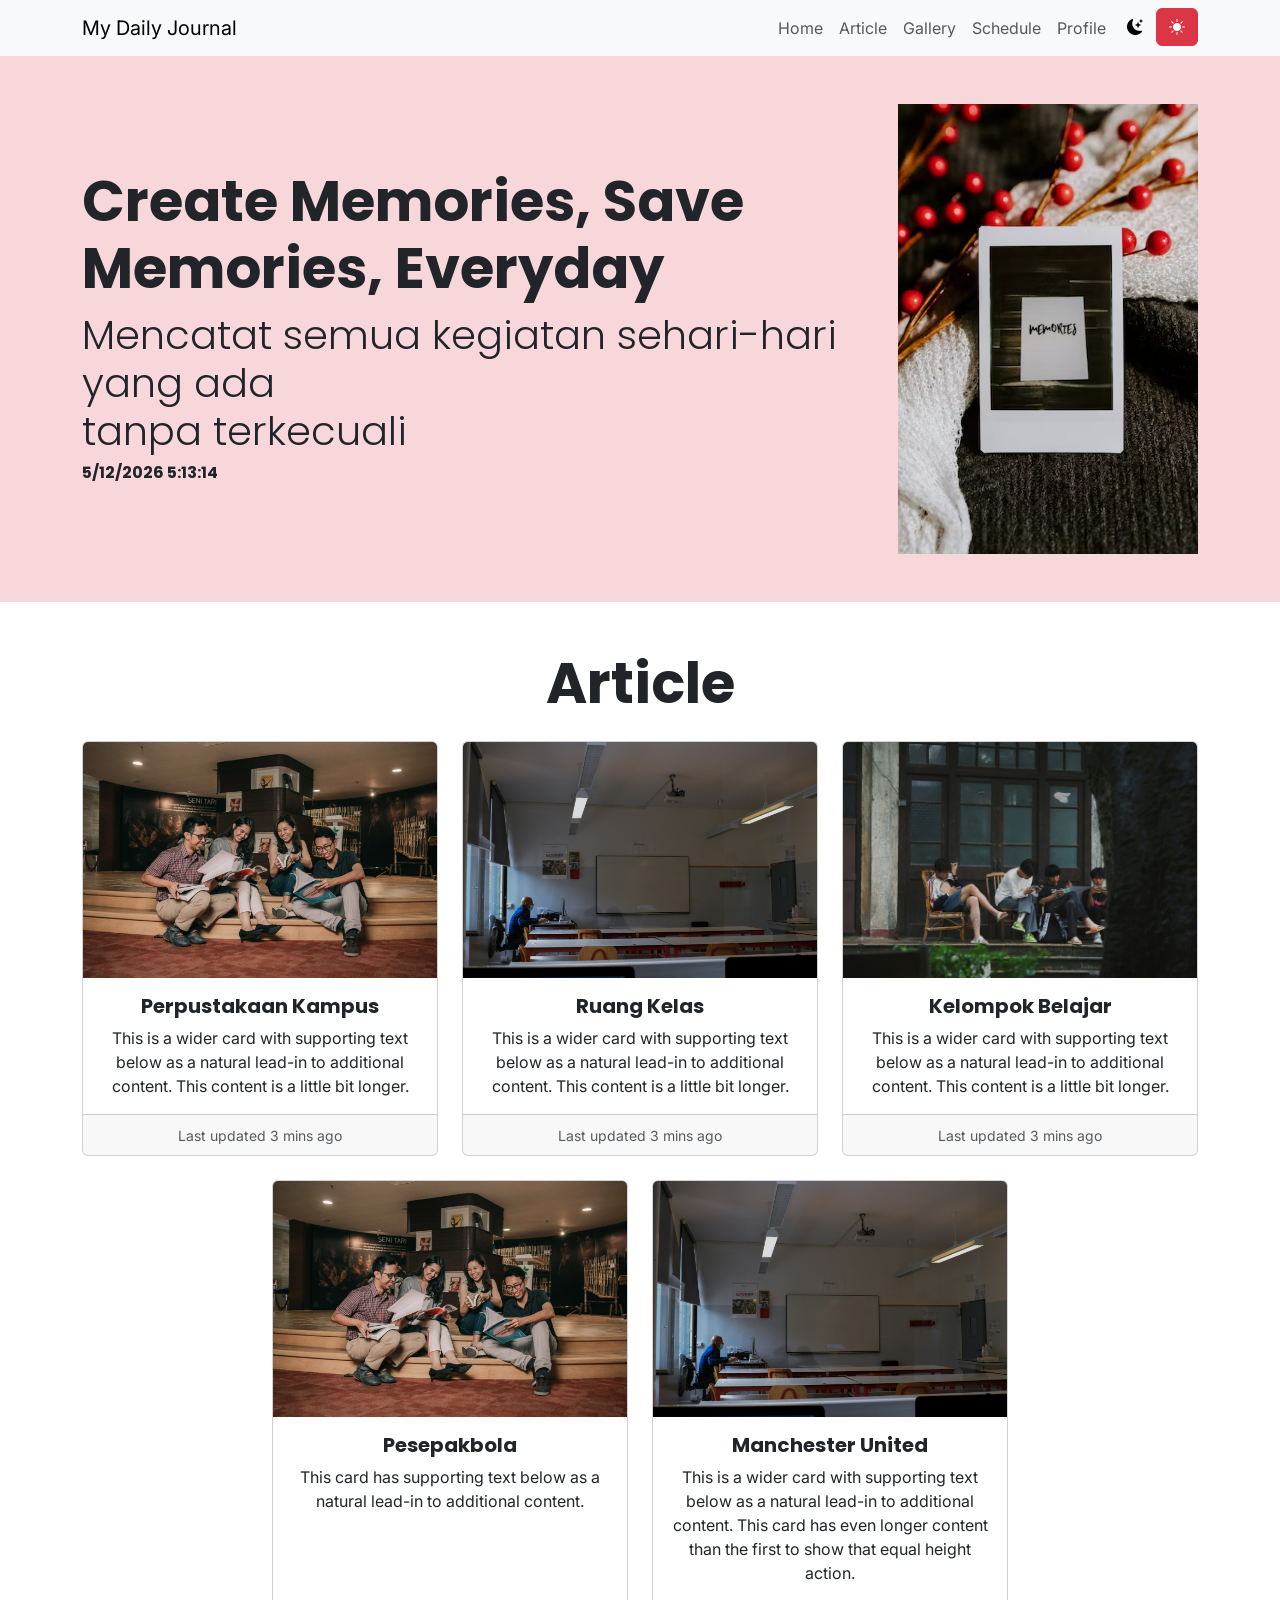
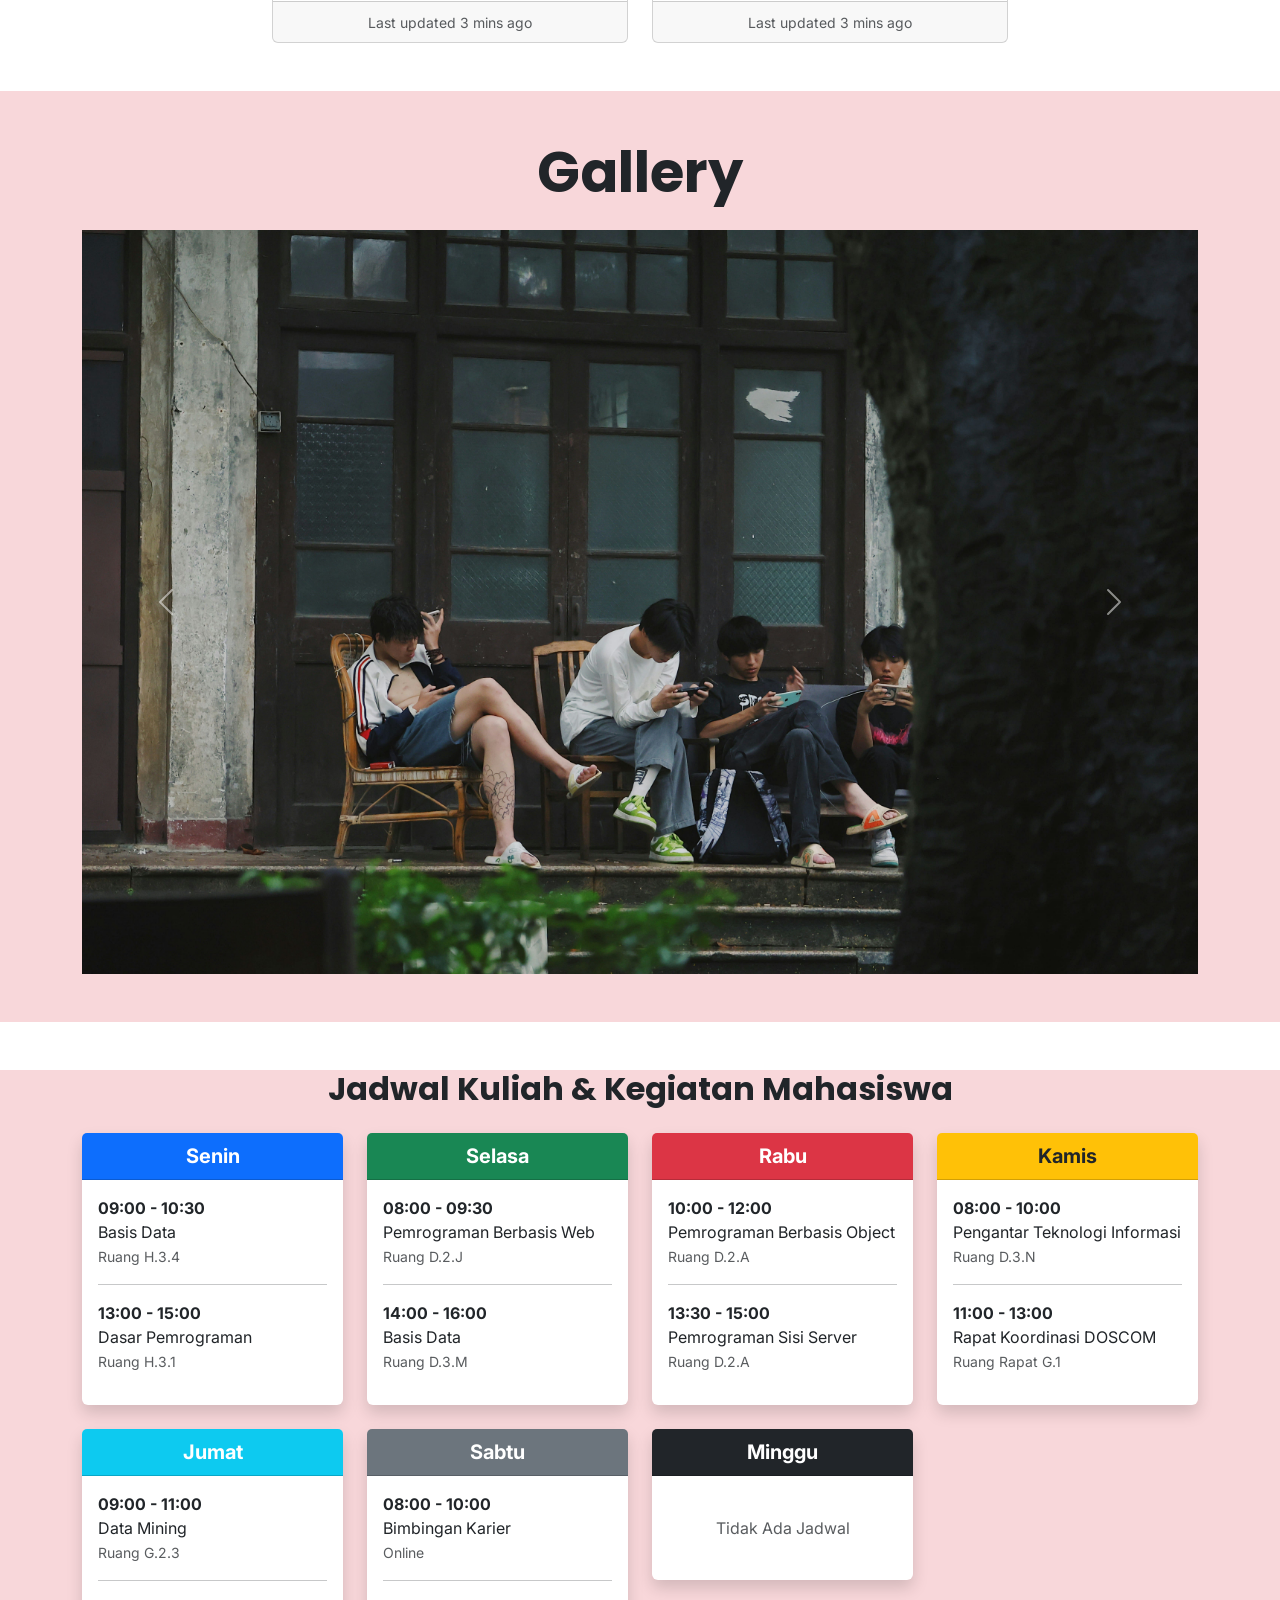
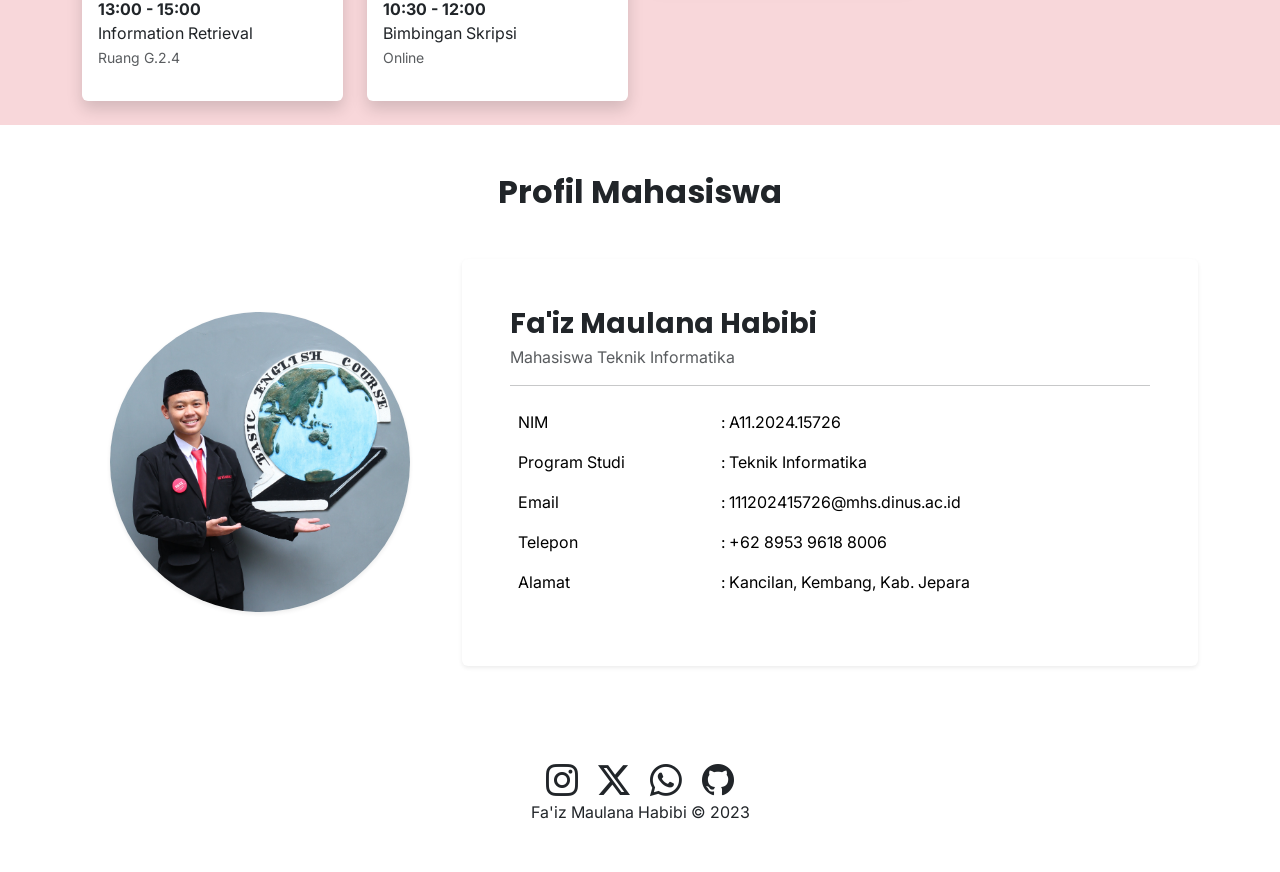
<file: index.html>
<!DOCTYPE html>
<html lang="en">
  <head>
    <meta charset="utf-8" />
    <meta name="viewport" content="width=device-width, initial-scale=1" />
    <title>My Daily Journal</title>
    <!-- favicon -->
    <link rel="shortcut icon" href="./img/logo.png" type="image/x-icon" />
    <link
      href="https://cdn.jsdelivr.net/npm/bootstrap@5.3.8/dist/css/bootstrap.min.css"
      rel="stylesheet"
      integrity="sha384-sRIl4kxILFvY47J16cr9ZwB07vP4J8+LH7qKQnuqkuIAvNWLzeN8tE5YBujZqJLB"
      crossorigin="anonymous"
    />
    <link
      rel="stylesheet"
      href="https://cdn.jsdelivr.net/npm/bootstrap-icons@1.13.1/font/bootstrap-icons.min.css"
    />
    <!-- fonts -->
    <link
      href="https://fonts.googleapis.com/css2?family=Poppins:wght@600;700&display=swap"
      rel="stylesheet"
    />
    <link
      href="https://fonts.googleapis.com/css2?family=Inter:wght@400;500&display=swap"
      rel="stylesheet"
    />
    <!-- css -->
    <link rel="stylesheet" href="style.css" />
  </head>
  <body>
    <!-- nav starts -->
    <nav class="navbar navbar-expand-lg bg-body-tertiary sticky-top">
      <div class="container">
        <a class="navbar-brand" href="#">My Daily Journal</a>
        <button
          class="navbar-toggler"
          type="button"
          data-bs-toggle="collapse"
          data-bs-target="#navbarNavAltMarkup"
          aria-controls="navbarNavAltMarkup"
          aria-expanded="false"
          aria-label="Toggle navigation"
        >
          <span class="navbar-toggler-icon"></span>
        </button>
        <!-- list navbar -->
        <div class="collapse navbar-collapse" id="navbarNavAltMarkup">
          <ul class="navbar-nav ms-auto text-dark mb2 mb-lg-0">
            <li class="nav-item"><a class="nav-link" href="#">Home</a></li>
            <li class="nav-item">
              <a class="nav-link" href="#article">Article</a>
            </li>
            <li class="nav-item">
              <a class="nav-link" href="#gallery">Gallery</a>
            </li>
            <li class="nav-item">
              <a class="nav-link" href="#schedule">Schedule</a>
            </li>
            <li class="nav-item">
              <a class="nav-link" href="#profile">Profile</a>
            </li>
            <!-- dark mode -->
            <li class="nav-item">
              <button id="dark-mode" class="btn btn-light">
                <i class="bi bi-moon-stars-fill"></i>
              </button>
            </li>
            <!-- light mode -->
            <li class="nav-item">
              <button id="light-mode" class="btn btn-danger">
                <i class="bi bi-brightness-high-fill"></i>
              </button>
            </li>
          </ul>
        </div>
      </div>
    </nav>
    <!-- nav ends -->

    <!-- hero starts -->
    <section id="hero" class="text-center text-sm-start p-5 bg-danger-subtle">
      <div class="container">
        <div class="d-sm-flex align-items-center justify-content-between">
          <!-- Teks -->
          <div>
            <h1 class="fw-bold display-4">
              Create Memories, Save <br />Memories, Everyday
            </h1>
            <h4 class="lead display-6">
              Mencatat semua kegiatan sehari-hari yang ada <br />tanpa
              terkecuali
            </h4>
            <h6>
              <span id="tanggal"></span>
              <span id="jam"></span>
            </h6>
          </div>
          <!-- Gambar -->
          <img
            src="./img/banner.avif"
            alt="banner"
            width="300"
            class="img-fluid mt-4 mt-sm-0"
          />
        </div>
      </div>
    </section>
    <!-- hero ends -->

    <!-- article starts -->
    <section id="article" class="text-center p-5">
      <div class="container">
        <h1 id="article-title" class="fw-bold display-4 pb-3">Article</h1>
        <div>
          <div class="row row-cols-1 row-cols-md-3 g-4 justify-content-center">
            <!-- card 1 -->
            <div class="col">
              <!-- untuk class '.card' saya overrite di style.css supaya bisa animation shadow -->
              <div class="card h-100">
                <img src="./img/lib.jpg" class="card-img-top" />
                <div class="card-body">
                  <h5 class="card-title">Perpustakaan Kampus</h5>
                  <p class="card-text">
                    This is a wider card with supporting text below as a natural
                    lead-in to additional content. This content is a little bit
                    longer.
                  </p>
                </div>
                <div class="card-footer">
                  <small class="text-body-secondary"
                    >Last updated 3 mins ago</small
                  >
                </div>
              </div>
            </div>
            <!-- card 2 -->
            <div class="col">
              <div class="card h-100">
                <img src="./img/class-room.jpg" class="card-img-top" />
                <div class="card-body">
                  <h5 class="card-title">Ruang Kelas</h5>
                  <p class="card-text">
                    This is a wider card with supporting text below as a natural
                    lead-in to additional content. This content is a little bit
                    longer.
                  </p>
                </div>
                <div class="card-footer">
                  <small class="text-body-secondary"
                    >Last updated 3 mins ago</small
                  >
                </div>
              </div>
            </div>
            <!-- card 3 -->
            <div class="col">
              <div class="card h-100">
                <img src="./img/study-club.jpg" class="card-img-top" />
                <div class="card-body">
                  <h5 class="card-title">Kelompok Belajar</h5>
                  <p class="card-text">
                    This is a wider card with supporting text below as a natural
                    lead-in to additional content. This content is a little bit
                    longer.
                  </p>
                </div>
                <div class="card-footer">
                  <small class="text-body-secondary"
                    >Last updated 3 mins ago</small
                  >
                </div>
              </div>
            </div>
            <!-- card 4 -->
            <div class="col">
              <div class="card h-100">
                <img src="./img/lib.jpg" class="card-img-top" />
                <div class="card-body">
                  <h5 class="card-title">Pesepakbola</h5>
                  <p class="card-text">
                    This card has supporting text below as a natural lead-in to
                    additional content.
                  </p>
                </div>
                <div class="card-footer">
                  <small class="text-body-secondary"
                    >Last updated 3 mins ago</small
                  >
                </div>
              </div>
            </div>
            <!-- card 5 -->
            <div class="col">
              <div class="card h-100">
                <img src="./img/class-room.jpg" class="card-img-top" />
                <div class="card-body">
                  <h5 class="card-title">Manchester United</h5>
                  <p class="card-text">
                    This is a wider card with supporting text below as a natural
                    lead-in to additional content. This card has even longer
                    content than the first to show that equal height action.
                  </p>
                </div>
                <div class="card-footer">
                  <small class="text-body-secondary"
                    >Last updated 3 mins ago</small
                  >
                </div>
              </div>
            </div>
          </div>
        </div>
      </div>
    </section>
    <!-- article ends -->

    <!-- gallery starts -->
    <section id="gallery" class="text-center p-5 bg-danger-subtle">
      <div class="container">
        <h1 class="fw-bold display-4 pb-3">Gallery</h1>
        <div>
          <div id="carouselExample" class="carousel slide">
            <div class="carousel-inner">
              <div class="carousel-item active">
                <img
                  src="./img/class-room.jpg"
                  class="d-block w-100"
                  alt="..."
                />
              </div>
              <div class="carousel-item">
                <img src="./img/dosen.jpg" class="d-block w-100" />
              </div>
              <div class="carousel-item">
                <img
                  src="./img/class-room.jpg"
                  class="d-block w-100"
                  alt="..."
                />
              </div>
              <div class="carousel-item active">
                <img src="./img/lib.jpg" class="d-block w-100" />
              </div>
              <div class="carousel-item active">
                <img
                  src="./img/study-club.jpg"
                  class="d-block w-100"
                  alt="..."
                />
              </div>
            </div>
            <button
              class="carousel-control-prev"
              type="button"
              data-bs-target="#carouselExample"
              data-bs-slide="prev"
            >
              <span
                class="carousel-control-prev-icon"
                aria-hidden="true"
              ></span>
              <span class="visually-hidden">Previous</span>
            </button>
            <button
              class="carousel-control-next"
              type="button"
              data-bs-target="#carouselExample"
              data-bs-slide="next"
            >
              <span
                class="carousel-control-next-icon"
                aria-hidden="true"
              ></span>
              <span class="visually-hidden">Next</span>
            </button>
          </div>
        </div>
      </div>
    </section>
    <!-- gallery ends -->

    <!-- schedule starts -->
    <section id="schedule" class="bg-danger-subtle">
      <div class="container my-5">
        <h2 class="text-center mb-4 fw-bold">
          Jadwal Kuliah & Kegiatan Mahasiswa
        </h2>
        <!-- start -->
        <div class="row">
          <!-- hari Senin -->
          <div class="col-lg-3 col-md-6 mb-4">
            <div class="card shadow border-0">
              <div
                class="card-header bg-primary text-white text-center fs-5 fw-bold"
              >
                Senin
              </div>
              <div class="card-body">
                <div class="schedule-item">
                  <strong>09:00 - 10:30</strong>
                  <p>
                    Basis Data<br /><small class="text-muted"
                      >Ruang H.3.4</small
                    >
                  </p>
                </div>
                <hr />
                <div class="schedule-item">
                  <strong>13:00 - 15:00</strong>
                  <p>
                    Dasar Pemrograman<br /><small class="text-muted"
                      >Ruang H.3.1</small
                    >
                  </p>
                </div>
              </div>
            </div>
          </div>

          <!-- hari Selasa -->
          <div class="col-lg-3 col-md-6 mb-4">
            <div class="card shadow border-0">
              <div
                class="card-header bg-success text-white text-center fs-5 fw-bold"
              >
                Selasa
              </div>
              <div class="card-body">
                <div class="schedule-item">
                  <strong>08:00 - 09:30</strong>
                  <p>
                    Pemrograman Berbasis Web<br /><small class="text-muted"
                      >Ruang D.2.J</small
                    >
                  </p>
                </div>
                <hr />
                <div class="schedule-item">
                  <strong>14:00 - 16:00</strong>
                  <p>
                    Basis Data<br /><small class="text-muted"
                      >Ruang D.3.M</small
                    >
                  </p>
                </div>
              </div>
            </div>
          </div>

          <!-- hari Rabu -->
          <div class="col-lg-3 col-md-6 mb-4">
            <div class="card shadow border-0">
              <div
                class="card-header bg-danger text-white text-center fs-5 fw-bold"
              >
                Rabu
              </div>
              <div class="card-body">
                <div class="schedule-item">
                  <strong>10:00 - 12:00</strong>
                  <p>
                    Pemrograman Berbasis Object<br /><small class="text-muted"
                      >Ruang D.2.A</small
                    >
                  </p>
                </div>
                <hr />
                <div class="schedule-item">
                  <strong>13:30 - 15:00</strong>
                  <p>
                    Pemrograman Sisi Server<br /><small class="text-muted"
                      >Ruang D.2.A</small
                    >
                  </p>
                </div>
              </div>
            </div>
          </div>

          <!-- hari Kamis -->
          <div class="col-lg-3 col-md-6 mb-4">
            <div class="card shadow border-0">
              <div
                class="card-header bg-warning text-dark text-center fs-5 fw-bold"
              >
                Kamis
              </div>
              <div class="card-body">
                <div class="schedule-item">
                  <strong>08:00 - 10:00</strong>
                  <p>
                    Pengantar Teknologi Informasi<br /><small class="text-muted"
                      >Ruang D.3.N</small
                    >
                  </p>
                </div>
                <hr />
                <div class="schedule-item">
                  <strong>11:00 - 13:00</strong>
                  <p>
                    Rapat Koordinasi DOSCOM<br /><small class="text-muted"
                      >Ruang Rapat G.1</small
                    >
                  </p>
                </div>
              </div>
            </div>
          </div>

          <div class="col-lg-3 col-md-6 mb-4">
            <div class="card shadow border-0">
              <div
                class="card-header bg-info text-white text-center fs-5 fw-bold"
              >
                Jumat
              </div>
              <div class="card-body">
                <div class="schedule-item">
                  <strong>09:00 - 11:00</strong>
                  <p>
                    Data Mining<br /><small class="text-muted"
                      >Ruang G.2.3</small
                    >
                  </p>
                </div>
                <hr />
                <div class="schedule-item">
                  <strong>13:00 - 15:00</strong>
                  <p>
                    Information Retrieval<br /><small class="text-muted"
                      >Ruang G.2.4</small
                    >
                  </p>
                </div>
              </div>
            </div>
          </div>

          <div class="col-lg-3 col-md-6 mb-4">
            <div class="card shadow border-0">
              <div
                class="card-header bg-secondary text-white text-center fs-5 fw-bold"
              >
                Sabtu
              </div>
              <div class="card-body">
                <div class="schedule-item">
                  <strong>08:00 - 10:00</strong>
                  <p>
                    Bimbingan Karier<br /><small class="text-muted"
                      >Online</small
                    >
                  </p>
                </div>
                <hr />
                <div class="schedule-item">
                  <strong>10:30 - 12:00</strong>
                  <p>
                    Bimbingan Skripsi<br /><small class="text-muted"
                      >Online</small
                    >
                  </p>
                </div>
              </div>
            </div>
          </div>

          <div class="col-lg-3 col-md-6 mb-4">
            <div class="card shadow border-0">
              <div
                class="card-header bg-dark text-white text-center fs-5 fw-bold"
              >
                Minggu
              </div>
              <div class="card-body">
                <p class="text-center text-muted my-4">Tidak Ada Jadwal</p>
              </div>
            </div>
          </div>
        </div>
        <!-- end -->
      </div>
    </section>
    <!-- schedule ends -->

    <!-- profiles starts -->
    <div class="container my-5" id="profile">
      <h2 class="text-center mb-5 fw-bold">Profil Mahasiswa</h2>

      <div class="row d-flex align-items-center">
        <div class="col-md-4 text-center mb-4 mb-md-0">
          <img
            src="./img/IMG_8436-min.JPG"
            alt="Foto Profil Mahasiswa"
            class="img-fluid rounded-circle shadow-sm profile-pic"
            style="object-fit: cover; width: 300px; height: 300px"
          />
        </div>

        <div class="col-md-8">
          <div class="card shadow-sm border-0">
            <div class="card-body p-4 p-md-5">
              <h3 class="card-title fw-bold">Fa'iz Maulana Habibi</h3>
              <p class="card-subtitle mb-3 text-muted">
                Mahasiswa Teknik Informatika
              </p>
              <hr />

              <table class="table table-borderless table-profile">
                <tbody>
                  <tr>
                    <td>NIM</td>
                    <td>: A11.2024.15726</td>
                  </tr>
                  <tr>
                    <td>Program Studi</td>
                    <td>: Teknik Informatika</td>
                  </tr>
                  <tr>
                    <td>Email</td>
                    <td>: 111202415726@mhs.dinus.ac.id</td>
                  </tr>
                  <tr>
                    <td>Telepon</td>
                    <td>: +62 8953 9618 8006</td>
                  </tr>
                  <tr>
                    <td>Alamat</td>
                    <td>: Kancilan, Kembang, Kab. Jepara</td>
                  </tr>
                </tbody>
              </table>
            </div>
          </div>
        </div>
      </div>
    </div>
    <!-- profiles ends -->

    <!-- footer starts -->
    <footer class="text-center p-5">
      <div>
        <a href="https://www.instagram.com/"
          ><i class="icons bi bi-instagram h2 p-2 text-dark"></i
        ></a>
        <a href="https://x.com/"
          ><i class="icons bi bi-twitter-x h2 p-2 text-dark"></i
        ></a>
        <a href="#"><i class="icons bi bi-whatsapp h2 p-2 text-dark"></i></a>
        <a href="https://github.com/Izfaha/uts-capstone-pbw"
          ><i class="icons bi bi-github h2 p-2 text-dark"></i
        ></a>
      </div>
      <div>Fa'iz Maulana Habibi &copy; 2023</div>
    </footer>
    <!-- footer ends -->

    <!-- Script -->
    <script src="./script.js"></script>
    <script
      src="https://cdn.jsdelivr.net/npm/bootstrap@5.3.8/dist/js/bootstrap.bundle.min.js"
      integrity="sha384-FKyoEForCGlyvwx9Hj09JcYn3nv7wiPVlz7YYwJrWVcXK/BmnVDxM+D2scQbITxI"
      crossorigin="anonymous"
    ></script>
  </body>
</html>
</file>
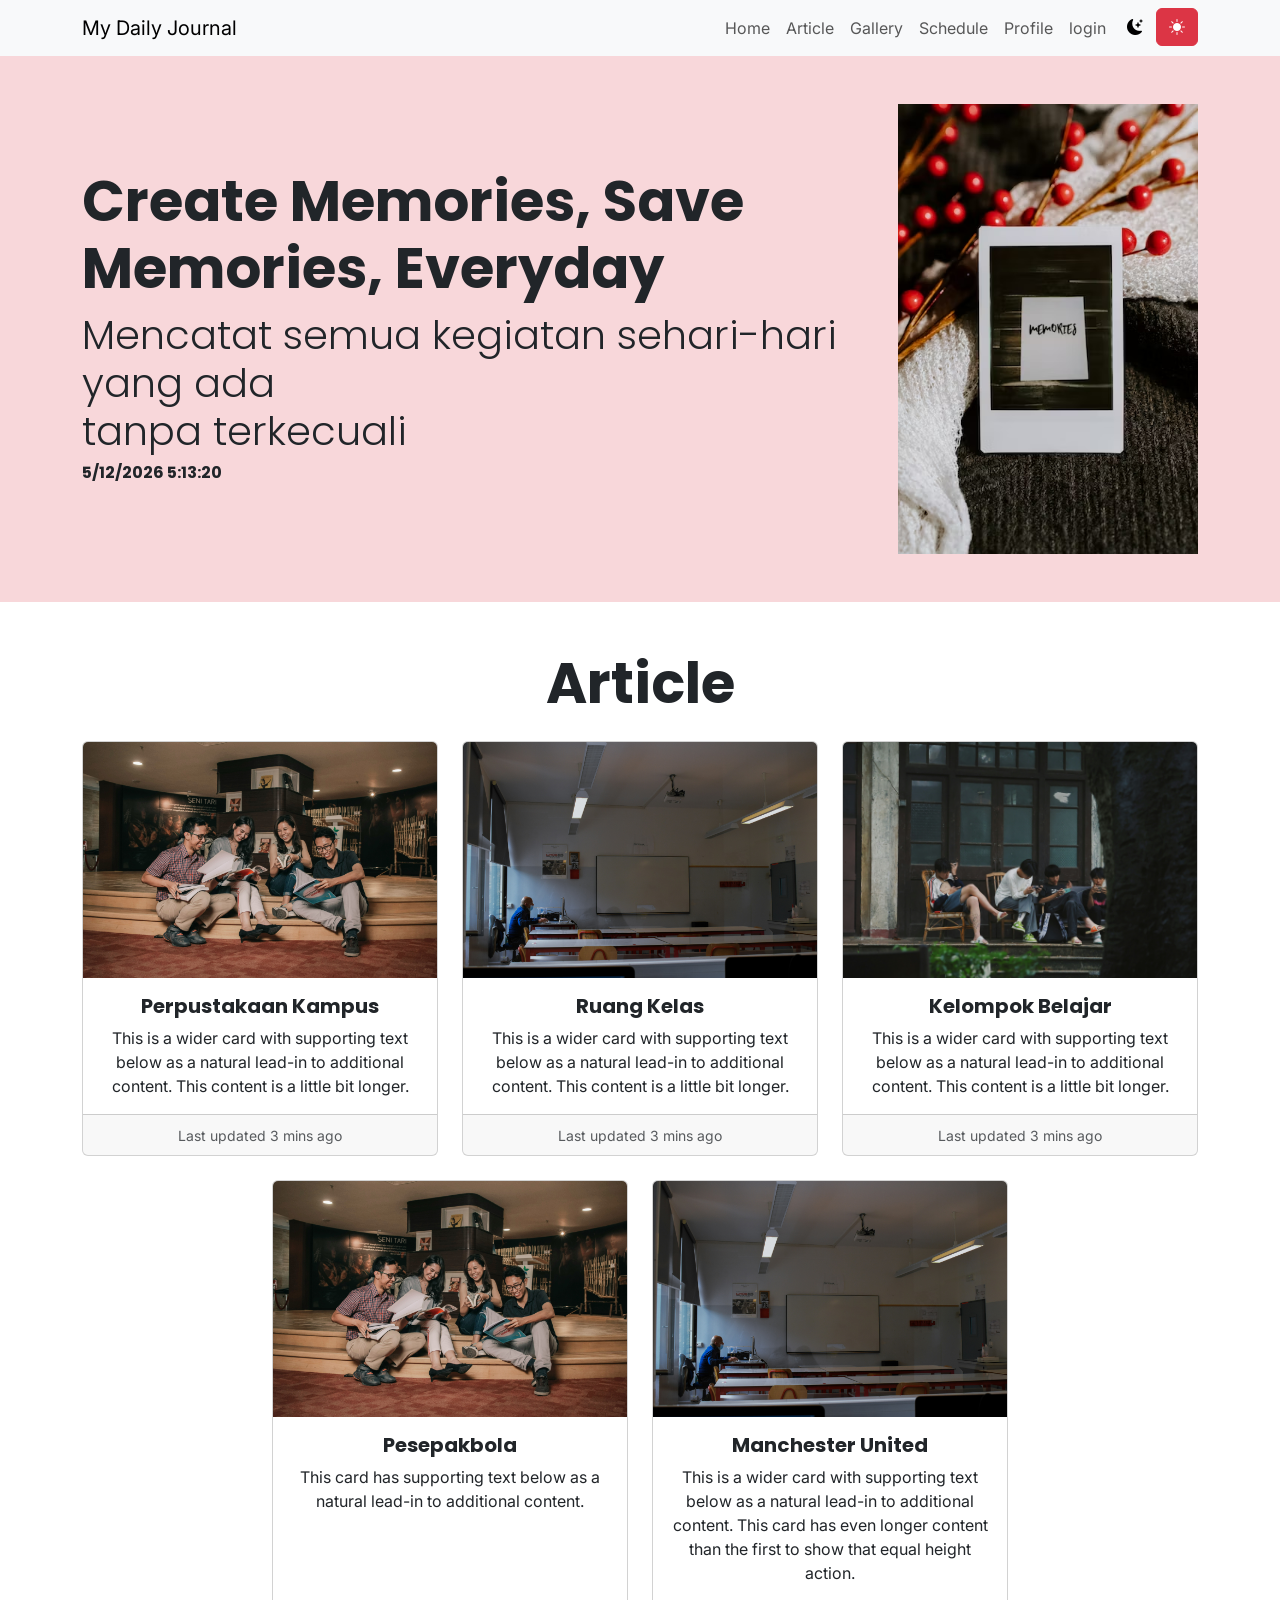
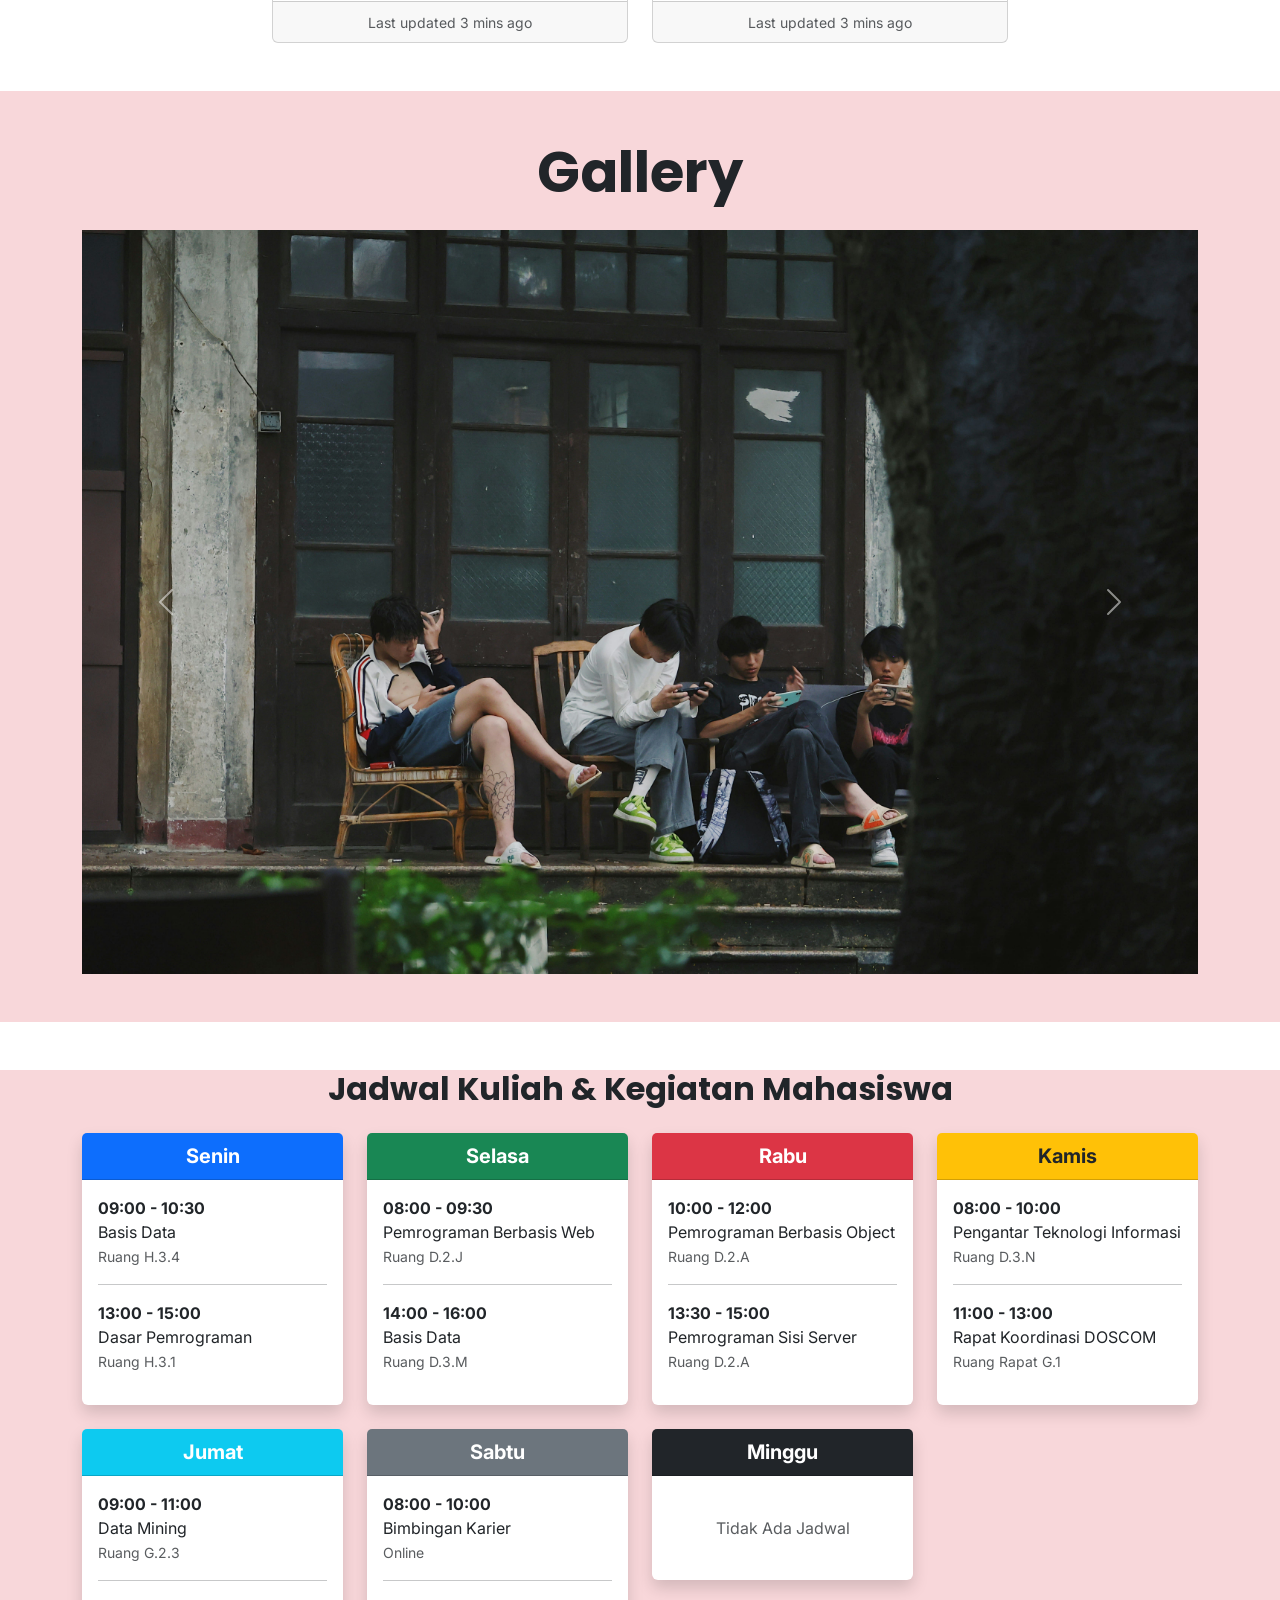
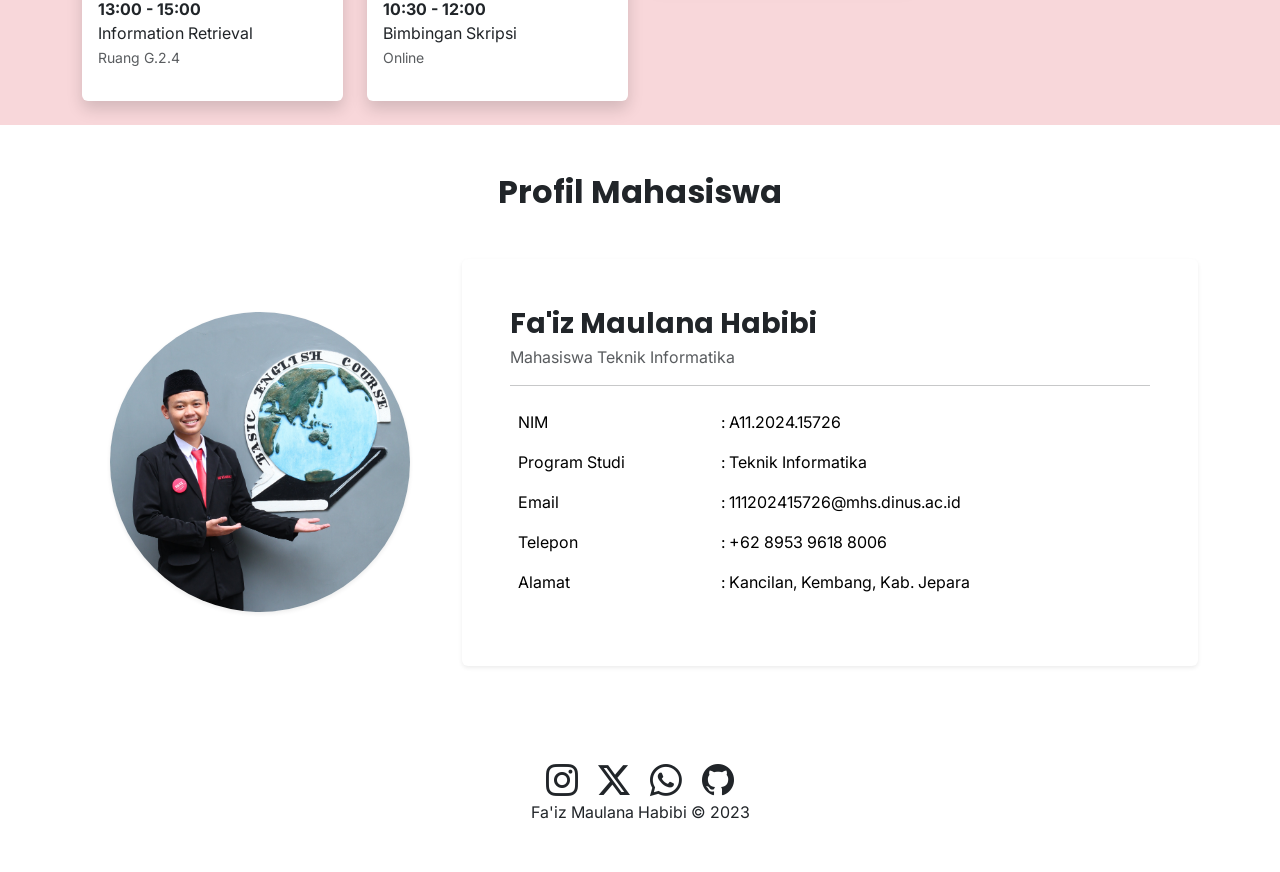
<file: uts-capstone-project/index.html>
<!DOCTYPE html>
<html lang="en">
  <head>
    <meta charset="utf-8" />
    <meta name="viewport" content="width=device-width, initial-scale=1" />
    <title>My Daily Journal</title>
    <!-- favicon -->
    <link rel="shortcut icon" href="./img/logo.png" type="image/x-icon" />
    <link
      href="https://cdn.jsdelivr.net/npm/bootstrap@5.3.8/dist/css/bootstrap.min.css"
      rel="stylesheet"
      integrity="sha384-sRIl4kxILFvY47J16cr9ZwB07vP4J8+LH7qKQnuqkuIAvNWLzeN8tE5YBujZqJLB"
      crossorigin="anonymous"
    />
    <link
      rel="stylesheet"
      href="https://cdn.jsdelivr.net/npm/bootstrap-icons@1.13.1/font/bootstrap-icons.min.css"
    />
    <!-- fonts -->
    <link
      href="https://fonts.googleapis.com/css2?family=Poppins:wght@600;700&display=swap"
      rel="stylesheet"
    />
    <link
      href="https://fonts.googleapis.com/css2?family=Inter:wght@400;500&display=swap"
      rel="stylesheet"
    />
    <!-- css -->
    <link rel="stylesheet" href="style.css" />
  </head>
  <body>
    <!-- nav starts -->
    <nav class="navbar navbar-expand-lg bg-body-tertiary sticky-top">
      <div class="container">
        <a class="navbar-brand" href="#">My Daily Journal</a>
        <button
          class="navbar-toggler"
          type="button"
          data-bs-toggle="collapse"
          data-bs-target="#navbarNavAltMarkup"
          aria-controls="navbarNavAltMarkup"
          aria-expanded="false"
          aria-label="Toggle navigation"
        >
          <span class="navbar-toggler-icon"></span>
        </button>
        <!-- list navbar -->
        <div class="collapse navbar-collapse" id="navbarNavAltMarkup">
          <ul class="navbar-nav ms-auto text-dark mb2 mb-lg-0">
            <li class="nav-item"><a class="nav-link" href="#">Home</a></li>
            <li class="nav-item">
              <a class="nav-link" href="#article">Article</a>
            </li>
            <li class="nav-item">
              <a class="nav-link" href="#gallery">Gallery</a>
            </li>
            <li class="nav-item">
              <a class="nav-link" href="#schedule">Schedule</a>
            </li>
            <li class="nav-item">
              <a class="nav-link" href="#profile">Profile</a>
            </li>
            <li class="nav-item">
              <a href="login.php" class="nav-link" target="_blank">login</a>
            </li>
            <!-- dark mode -->
            <li class="nav-item">
              <button id="dark-mode" class="btn btn-light">
                <i class="bi bi-moon-stars-fill"></i>
              </button>
            </li>
            <!-- light mode -->
            <li class="nav-item">
              <button id="light-mode" class="btn btn-danger">
                <i class="bi bi-brightness-high-fill"></i>
              </button>
            </li>
          </ul>
        </div>
      </div>
    </nav>
    <!-- nav ends -->

    <!-- hero starts -->
    <section id="hero" class="text-center text-sm-start p-5 bg-danger-subtle">
      <div class="container">
        <div class="d-sm-flex align-items-center justify-content-between">
          <!-- Teks -->
          <div>
            <h1 class="fw-bold display-4">
              Create Memories, Save <br />Memories, Everyday
            </h1>
            <h4 class="lead display-6">
              Mencatat semua kegiatan sehari-hari yang ada <br />tanpa
              terkecuali
            </h4>
            <h6>
              <span id="tanggal"></span>
              <span id="jam"></span>
            </h6>
          </div>
          <!-- Gambar -->
          <img
            src="./img/banner.avif"
            alt="banner"
            width="300"
            class="img-fluid mt-4 mt-sm-0"
          />
        </div>
      </div>
    </section>
    <!-- hero ends -->

    <!-- article starts -->
    <section id="article" class="text-center p-5">
      <div class="container">
        <h1 id="article-title" class="fw-bold display-4 pb-3">Article</h1>
        <div>
          <div class="row row-cols-1 row-cols-md-3 g-4 justify-content-center">
            <!-- card 1 -->
            <div class="col">
              <!-- untuk class '.card' saya overrite di style.css supaya bisa animation shadow -->
              <div class="card h-100">
                <img src="./img/lib.jpg" class="card-img-top" />
                <div class="card-body">
                  <h5 class="card-title">Perpustakaan Kampus</h5>
                  <p class="card-text">
                    This is a wider card with supporting text below as a natural
                    lead-in to additional content. This content is a little bit
                    longer.
                  </p>
                </div>
                <div class="card-footer">
                  <small class="text-body-secondary"
                    >Last updated 3 mins ago</small
                  >
                </div>
              </div>
            </div>
            <!-- card 2 -->
            <div class="col">
              <div class="card h-100">
                <img src="./img/class-room.jpg" class="card-img-top" />
                <div class="card-body">
                  <h5 class="card-title">Ruang Kelas</h5>
                  <p class="card-text">
                    This is a wider card with supporting text below as a natural
                    lead-in to additional content. This content is a little bit
                    longer.
                  </p>
                </div>
                <div class="card-footer">
                  <small class="text-body-secondary"
                    >Last updated 3 mins ago</small
                  >
                </div>
              </div>
            </div>
            <!-- card 3 -->
            <div class="col">
              <div class="card h-100">
                <img src="./img/study-club.jpg" class="card-img-top" />
                <div class="card-body">
                  <h5 class="card-title">Kelompok Belajar</h5>
                  <p class="card-text">
                    This is a wider card with supporting text below as a natural
                    lead-in to additional content. This content is a little bit
                    longer.
                  </p>
                </div>
                <div class="card-footer">
                  <small class="text-body-secondary"
                    >Last updated 3 mins ago</small
                  >
                </div>
              </div>
            </div>
            <!-- card 4 -->
            <div class="col">
              <div class="card h-100">
                <img src="./img/lib.jpg" class="card-img-top" />
                <div class="card-body">
                  <h5 class="card-title">Pesepakbola</h5>
                  <p class="card-text">
                    This card has supporting text below as a natural lead-in to
                    additional content.
                  </p>
                </div>
                <div class="card-footer">
                  <small class="text-body-secondary"
                    >Last updated 3 mins ago</small
                  >
                </div>
              </div>
            </div>
            <!-- card 5 -->
            <div class="col">
              <div class="card h-100">
                <img src="./img/class-room.jpg" class="card-img-top" />
                <div class="card-body">
                  <h5 class="card-title">Manchester United</h5>
                  <p class="card-text">
                    This is a wider card with supporting text below as a natural
                    lead-in to additional content. This card has even longer
                    content than the first to show that equal height action.
                  </p>
                </div>
                <div class="card-footer">
                  <small class="text-body-secondary"
                    >Last updated 3 mins ago</small
                  >
                </div>
              </div>
            </div>
          </div>
        </div>
      </div>
    </section>
    <!-- article ends -->

    <!-- gallery starts -->
    <section id="gallery" class="text-center p-5 bg-danger-subtle">
      <div class="container">
        <h1 class="fw-bold display-4 pb-3">Gallery</h1>
        <div>
          <div id="carouselExample" class="carousel slide">
            <div class="carousel-inner">
              <div class="carousel-item active">
                <img
                  src="./img/class-room.jpg"
                  class="d-block w-100"
                  alt="..."
                />
              </div>
              <div class="carousel-item">
                <img src="./img/dosen.jpg" class="d-block w-100" />
              </div>
              <div class="carousel-item">
                <img
                  src="./img/class-room.jpg"
                  class="d-block w-100"
                  alt="..."
                />
              </div>
              <div class="carousel-item active">
                <img src="./img/lib.jpg" class="d-block w-100" />
              </div>
              <div class="carousel-item active">
                <img
                  src="./img/study-club.jpg"
                  class="d-block w-100"
                  alt="..."
                />
              </div>
            </div>
            <button
              class="carousel-control-prev"
              type="button"
              data-bs-target="#carouselExample"
              data-bs-slide="prev"
            >
              <span
                class="carousel-control-prev-icon"
                aria-hidden="true"
              ></span>
              <span class="visually-hidden">Previous</span>
            </button>
            <button
              class="carousel-control-next"
              type="button"
              data-bs-target="#carouselExample"
              data-bs-slide="next"
            >
              <span
                class="carousel-control-next-icon"
                aria-hidden="true"
              ></span>
              <span class="visually-hidden">Next</span>
            </button>
          </div>
        </div>
      </div>
    </section>
    <!-- gallery ends -->

    <!-- schedule starts -->
    <section id="schedule" class="bg-danger-subtle">
      <div class="container my-5">
        <h2 class="text-center mb-4 fw-bold">
          Jadwal Kuliah & Kegiatan Mahasiswa
        </h2>
        <!-- start -->
        <div class="row">
          <!-- hari Senin -->
          <div class="col-lg-3 col-md-6 mb-4">
            <div class="card shadow border-0">
              <div
                class="card-header bg-primary text-white text-center fs-5 fw-bold"
              >
                Senin
              </div>
              <div class="card-body">
                <div class="schedule-item">
                  <strong>09:00 - 10:30</strong>
                  <p>
                    Basis Data<br /><small class="text-muted"
                      >Ruang H.3.4</small
                    >
                  </p>
                </div>
                <hr />
                <div class="schedule-item">
                  <strong>13:00 - 15:00</strong>
                  <p>
                    Dasar Pemrograman<br /><small class="text-muted"
                      >Ruang H.3.1</small
                    >
                  </p>
                </div>
              </div>
            </div>
          </div>

          <!-- hari Selasa -->
          <div class="col-lg-3 col-md-6 mb-4">
            <div class="card shadow border-0">
              <div
                class="card-header bg-success text-white text-center fs-5 fw-bold"
              >
                Selasa
              </div>
              <div class="card-body">
                <div class="schedule-item">
                  <strong>08:00 - 09:30</strong>
                  <p>
                    Pemrograman Berbasis Web<br /><small class="text-muted"
                      >Ruang D.2.J</small
                    >
                  </p>
                </div>
                <hr />
                <div class="schedule-item">
                  <strong>14:00 - 16:00</strong>
                  <p>
                    Basis Data<br /><small class="text-muted"
                      >Ruang D.3.M</small
                    >
                  </p>
                </div>
              </div>
            </div>
          </div>

          <!-- hari Rabu -->
          <div class="col-lg-3 col-md-6 mb-4">
            <div class="card shadow border-0">
              <div
                class="card-header bg-danger text-white text-center fs-5 fw-bold"
              >
                Rabu
              </div>
              <div class="card-body">
                <div class="schedule-item">
                  <strong>10:00 - 12:00</strong>
                  <p>
                    Pemrograman Berbasis Object<br /><small class="text-muted"
                      >Ruang D.2.A</small
                    >
                  </p>
                </div>
                <hr />
                <div class="schedule-item">
                  <strong>13:30 - 15:00</strong>
                  <p>
                    Pemrograman Sisi Server<br /><small class="text-muted"
                      >Ruang D.2.A</small
                    >
                  </p>
                </div>
              </div>
            </div>
          </div>

          <!-- hari Kamis -->
          <div class="col-lg-3 col-md-6 mb-4">
            <div class="card shadow border-0">
              <div
                class="card-header bg-warning text-dark text-center fs-5 fw-bold"
              >
                Kamis
              </div>
              <div class="card-body">
                <div class="schedule-item">
                  <strong>08:00 - 10:00</strong>
                  <p>
                    Pengantar Teknologi Informasi<br /><small class="text-muted"
                      >Ruang D.3.N</small
                    >
                  </p>
                </div>
                <hr />
                <div class="schedule-item">
                  <strong>11:00 - 13:00</strong>
                  <p>
                    Rapat Koordinasi DOSCOM<br /><small class="text-muted"
                      >Ruang Rapat G.1</small
                    >
                  </p>
                </div>
              </div>
            </div>
          </div>

          <div class="col-lg-3 col-md-6 mb-4">
            <div class="card shadow border-0">
              <div
                class="card-header bg-info text-white text-center fs-5 fw-bold"
              >
                Jumat
              </div>
              <div class="card-body">
                <div class="schedule-item">
                  <strong>09:00 - 11:00</strong>
                  <p>
                    Data Mining<br /><small class="text-muted"
                      >Ruang G.2.3</small
                    >
                  </p>
                </div>
                <hr />
                <div class="schedule-item">
                  <strong>13:00 - 15:00</strong>
                  <p>
                    Information Retrieval<br /><small class="text-muted"
                      >Ruang G.2.4</small
                    >
                  </p>
                </div>
              </div>
            </div>
          </div>

          <div class="col-lg-3 col-md-6 mb-4">
            <div class="card shadow border-0">
              <div
                class="card-header bg-secondary text-white text-center fs-5 fw-bold"
              >
                Sabtu
              </div>
              <div class="card-body">
                <div class="schedule-item">
                  <strong>08:00 - 10:00</strong>
                  <p>
                    Bimbingan Karier<br /><small class="text-muted"
                      >Online</small
                    >
                  </p>
                </div>
                <hr />
                <div class="schedule-item">
                  <strong>10:30 - 12:00</strong>
                  <p>
                    Bimbingan Skripsi<br /><small class="text-muted"
                      >Online</small
                    >
                  </p>
                </div>
              </div>
            </div>
          </div>

          <div class="col-lg-3 col-md-6 mb-4">
            <div class="card shadow border-0">
              <div
                class="card-header bg-dark text-white text-center fs-5 fw-bold"
              >
                Minggu
              </div>
              <div class="card-body">
                <p class="text-center text-muted my-4">Tidak Ada Jadwal</p>
              </div>
            </div>
          </div>
        </div>
        <!-- end -->
      </div>
    </section>
    <!-- schedule ends -->

    <!-- profiles starts -->
    <div class="container my-5" id="profile">
      <h2 class="text-center mb-5 fw-bold">Profil Mahasiswa</h2>

      <div class="row d-flex align-items-center">
        <div class="col-md-4 text-center mb-4 mb-md-0">
          <img
            src="./img/IMG_8436-min.JPG"
            alt="Foto Profil Mahasiswa"
            class="img-fluid rounded-circle shadow-sm profile-pic"
            style="object-fit: cover; width: 300px; height: 300px"
          />
        </div>

        <div class="col-md-8">
          <div class="card shadow-sm border-0">
            <div class="card-body p-4 p-md-5">
              <h3 class="card-title fw-bold">Fa'iz Maulana Habibi</h3>
              <p class="card-subtitle mb-3 text-muted">
                Mahasiswa Teknik Informatika
              </p>
              <hr />

              <table class="table table-borderless table-profile">
                <tbody>
                  <tr>
                    <td>NIM</td>
                    <td>: A11.2024.15726</td>
                  </tr>
                  <tr>
                    <td>Program Studi</td>
                    <td>: Teknik Informatika</td>
                  </tr>
                  <tr>
                    <td>Email</td>
                    <td>: 111202415726@mhs.dinus.ac.id</td>
                  </tr>
                  <tr>
                    <td>Telepon</td>
                    <td>: +62 8953 9618 8006</td>
                  </tr>
                  <tr>
                    <td>Alamat</td>
                    <td>: Kancilan, Kembang, Kab. Jepara</td>
                  </tr>
                </tbody>
              </table>
            </div>
          </div>
        </div>
      </div>
    </div>
    <!-- profiles ends -->

    <!-- footer starts -->
    <footer class="text-center p-5">
      <div>
        <a href="https://www.instagram.com/"
          ><i class="icons bi bi-instagram h2 p-2 text-dark"></i
        ></a>
        <a href="https://x.com/"
          ><i class="icons bi bi-twitter-x h2 p-2 text-dark"></i
        ></a>
        <a href="#"><i class="icons bi bi-whatsapp h2 p-2 text-dark"></i></a>
        <a href="https://github.com/Izfaha/uts-capstone-pbw"
          ><i class="icons bi bi-github h2 p-2 text-dark"></i
        ></a>
      </div>
      <div>Fa'iz Maulana Habibi &copy; 2023</div>
    </footer>
    <!-- footer ends -->

    <!-- Script -->
    <script src="./script.js"></script>
    <script
      src="https://cdn.jsdelivr.net/npm/bootstrap@5.3.8/dist/js/bootstrap.bundle.min.js"
      integrity="sha384-FKyoEForCGlyvwx9Hj09JcYn3nv7wiPVlz7YYwJrWVcXK/BmnVDxM+D2scQbITxI"
      crossorigin="anonymous"
    ></script>
  </body>
</html>
</file>
<file: style.css>
/* 
    Dalam 'style.css' ini saya meng-overrite 
    bootstrap saja karena pengen experimen saja pak hehehe 
*/

h1, h2, h3, h4, h5, h6 {
  font-family: 'Poppins', sans-serif;
  font-weight: 700;
}

body, p, td, li {
  font-family: 'Inter', sans-serif;
  font-weight: 400;
}

.card {
  /* border: none; */
  transition: transform 0.3s, box-shadow 0.3s;
}

.card:hover {
  transform: translateY(-5px);
  /* ini untuk shadow saja */
  box-shadow: 0 8px 20px #0000001A;
}
</file>
<file: uts-capstone-project/style.css>
/* 
    Dalam 'style.css' ini saya meng-overrite 
    bootstrap saja karena pengen experimen saja pak hehehe 
*/

h1, h2, h3, h4, h5, h6 {
  font-family: 'Poppins', sans-serif;
  font-weight: 700;
}

body, p, td, li {
  font-family: 'Inter', sans-serif;
  font-weight: 400;
}

.card {
  /* border: none; */
  transition: transform 0.3s, box-shadow 0.3s;
}

.card:hover {
  transform: translateY(-5px);
  /* ini untuk shadow saja */
  box-shadow: 0 8px 20px #0000001A;
}
</file>
